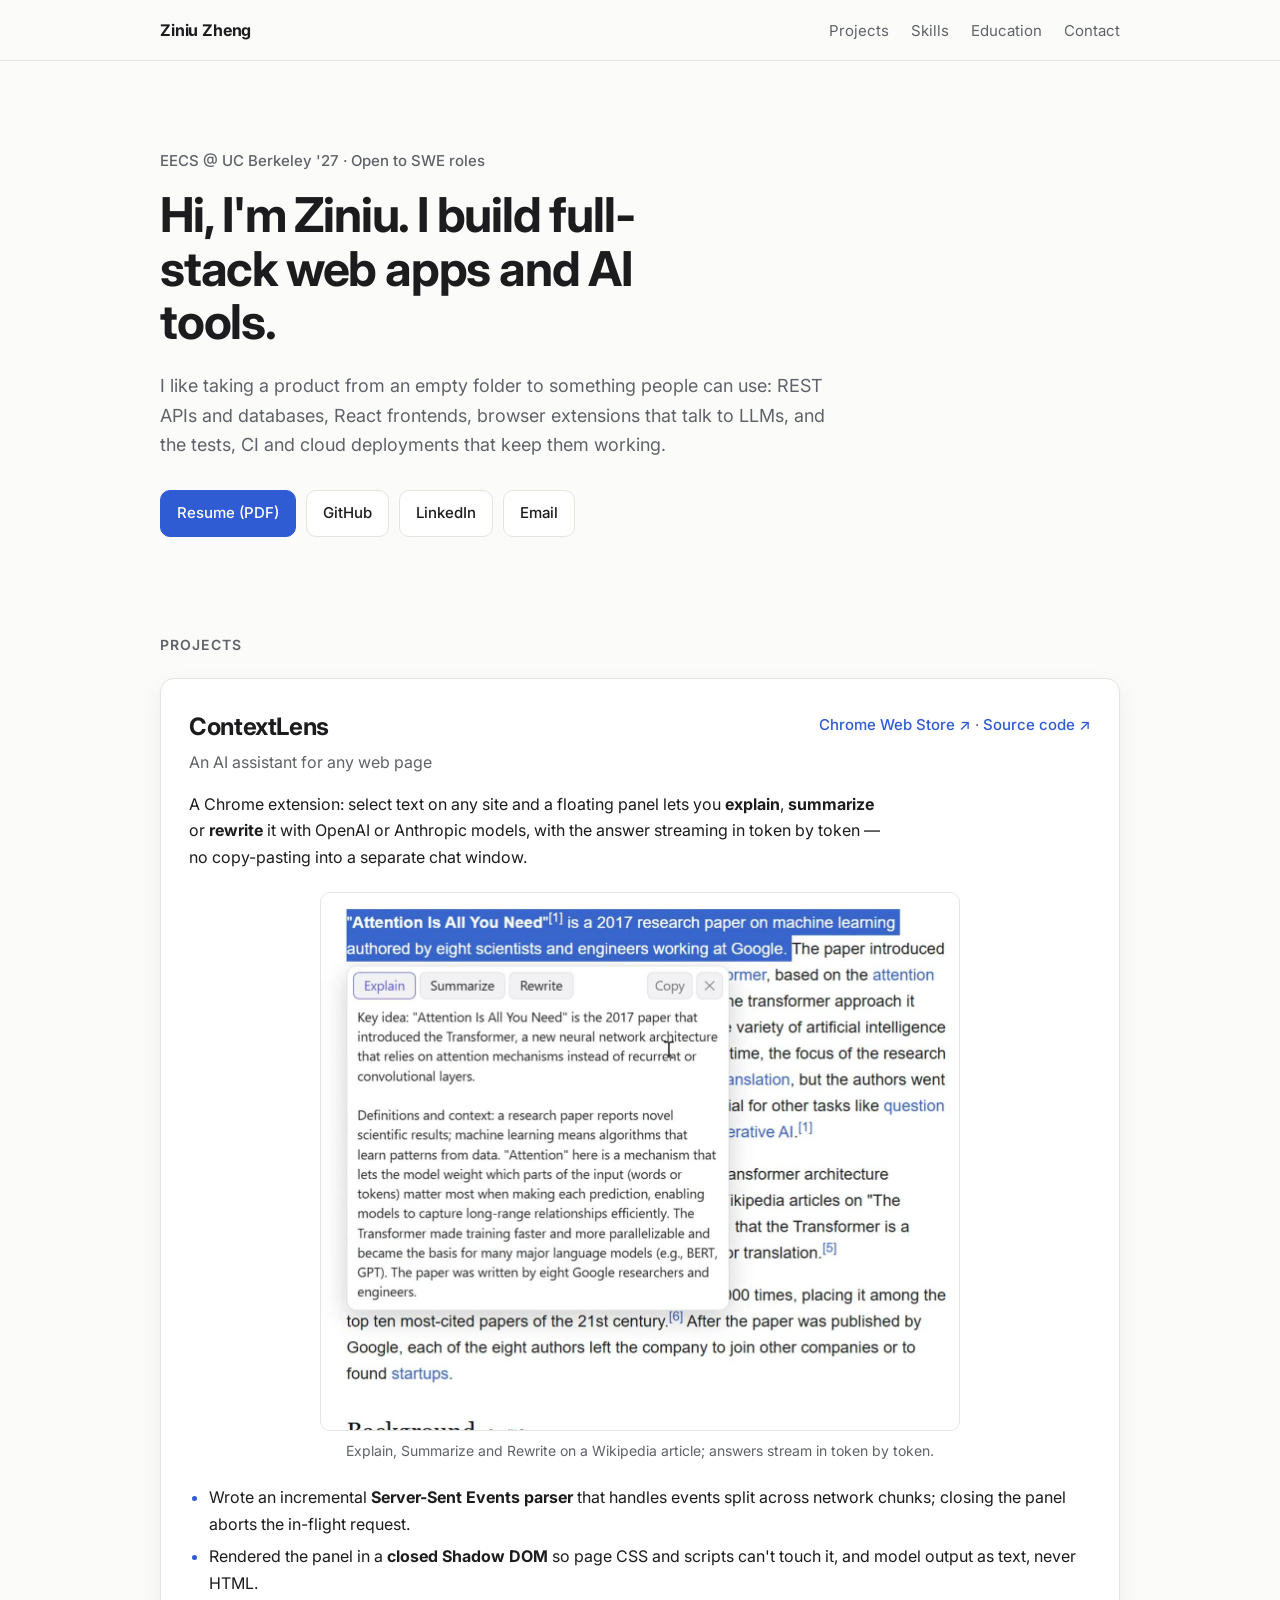
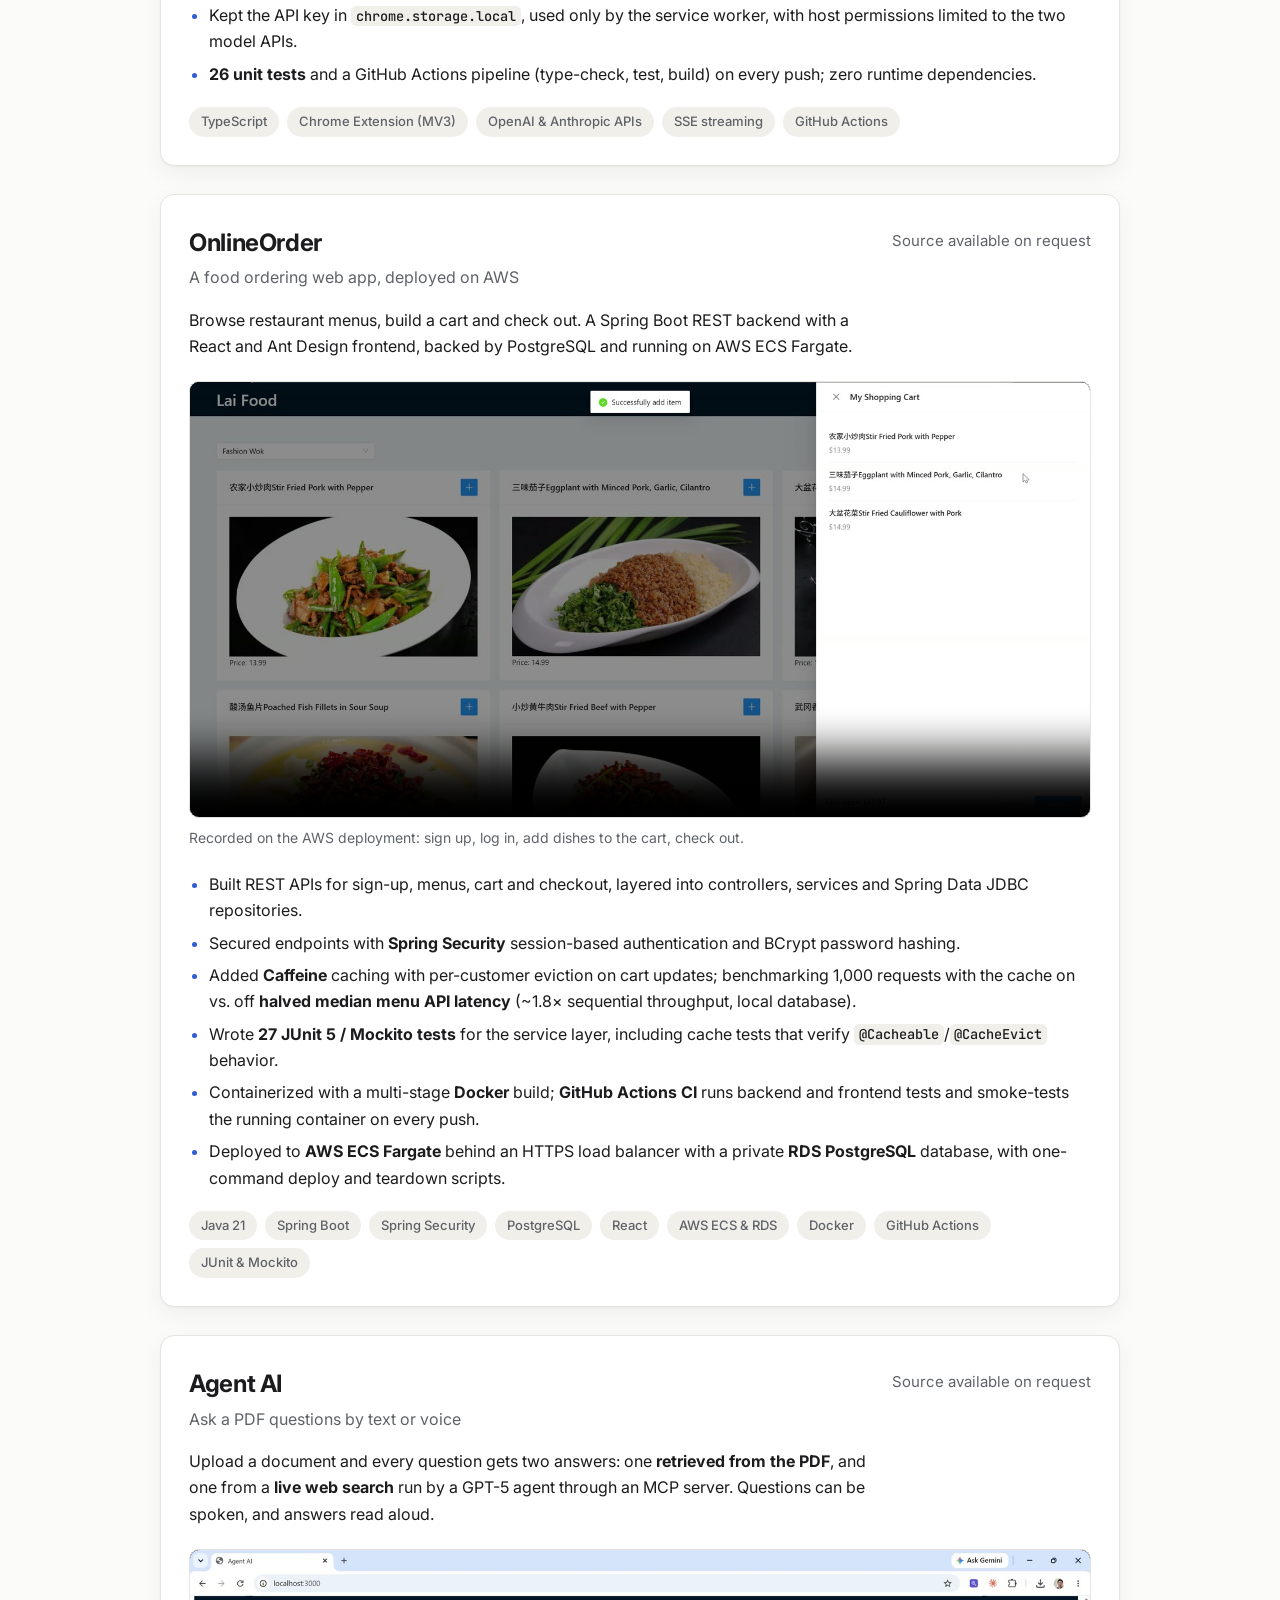
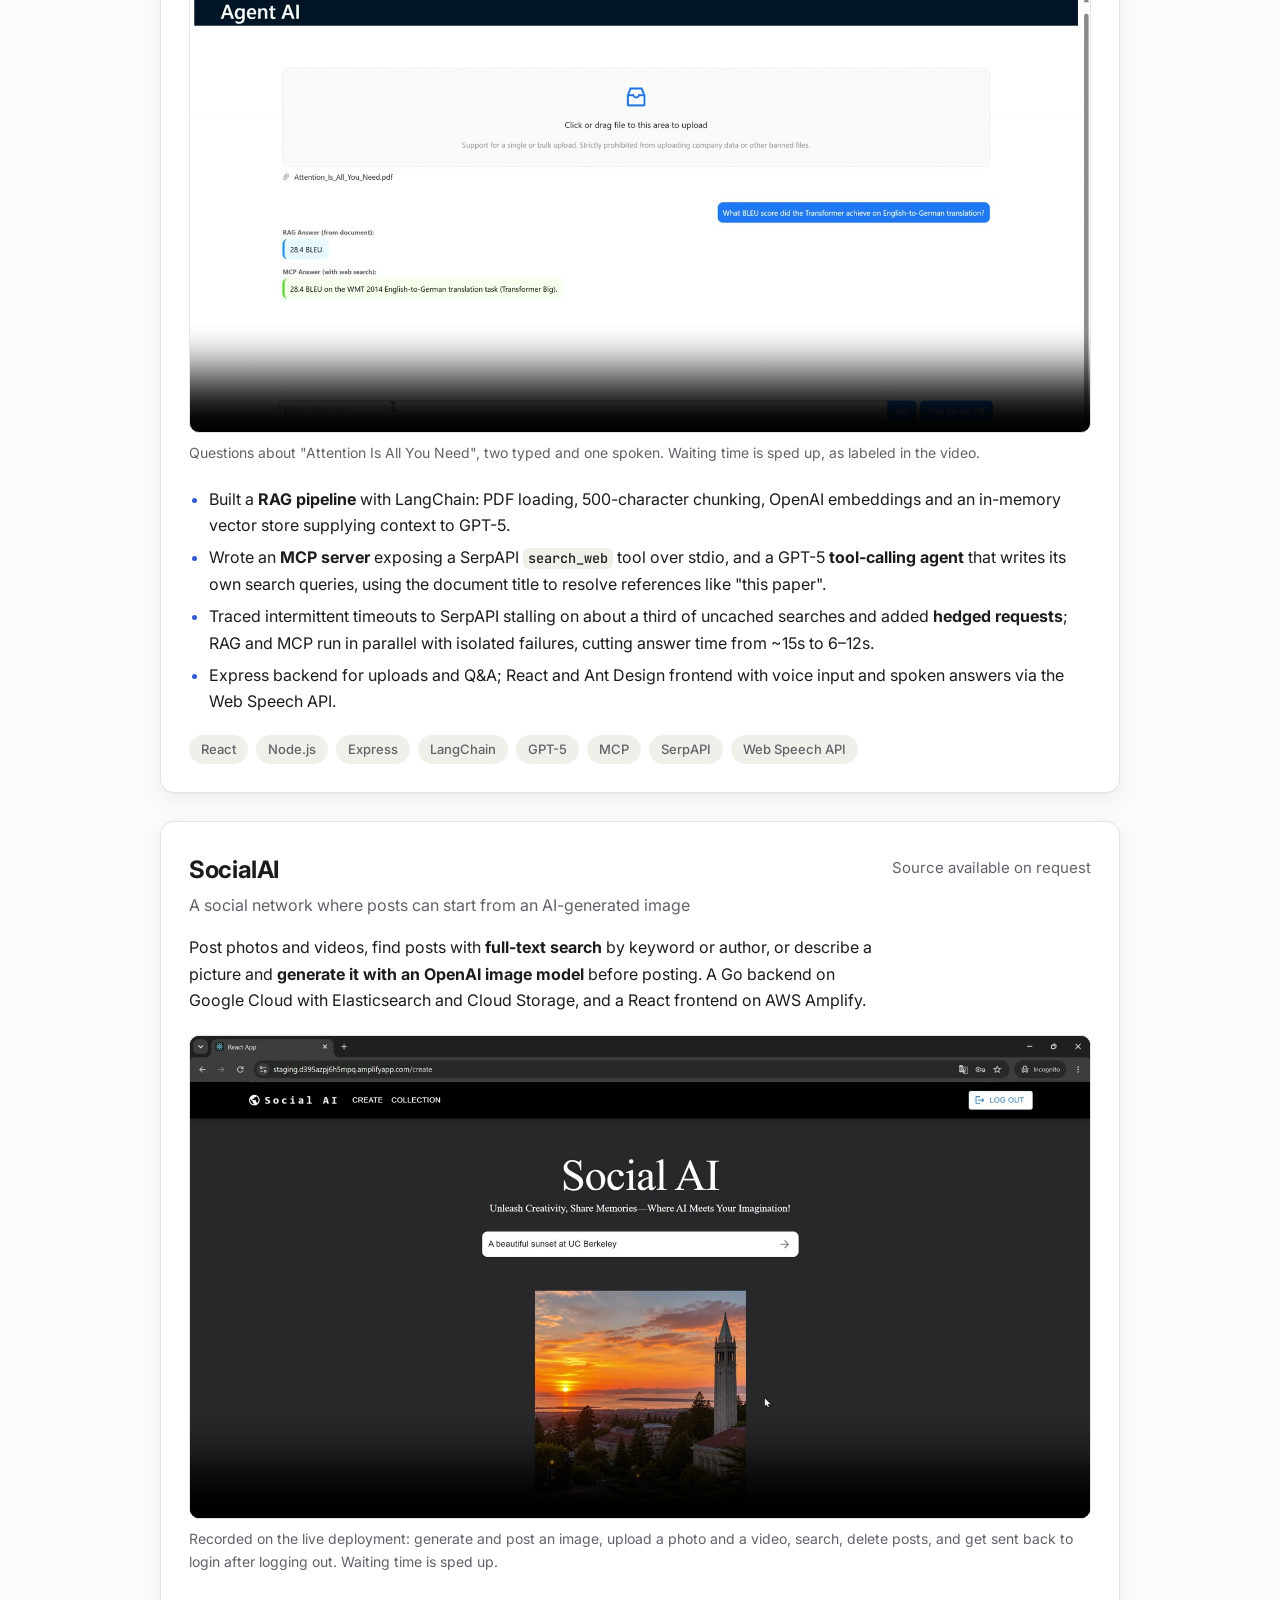
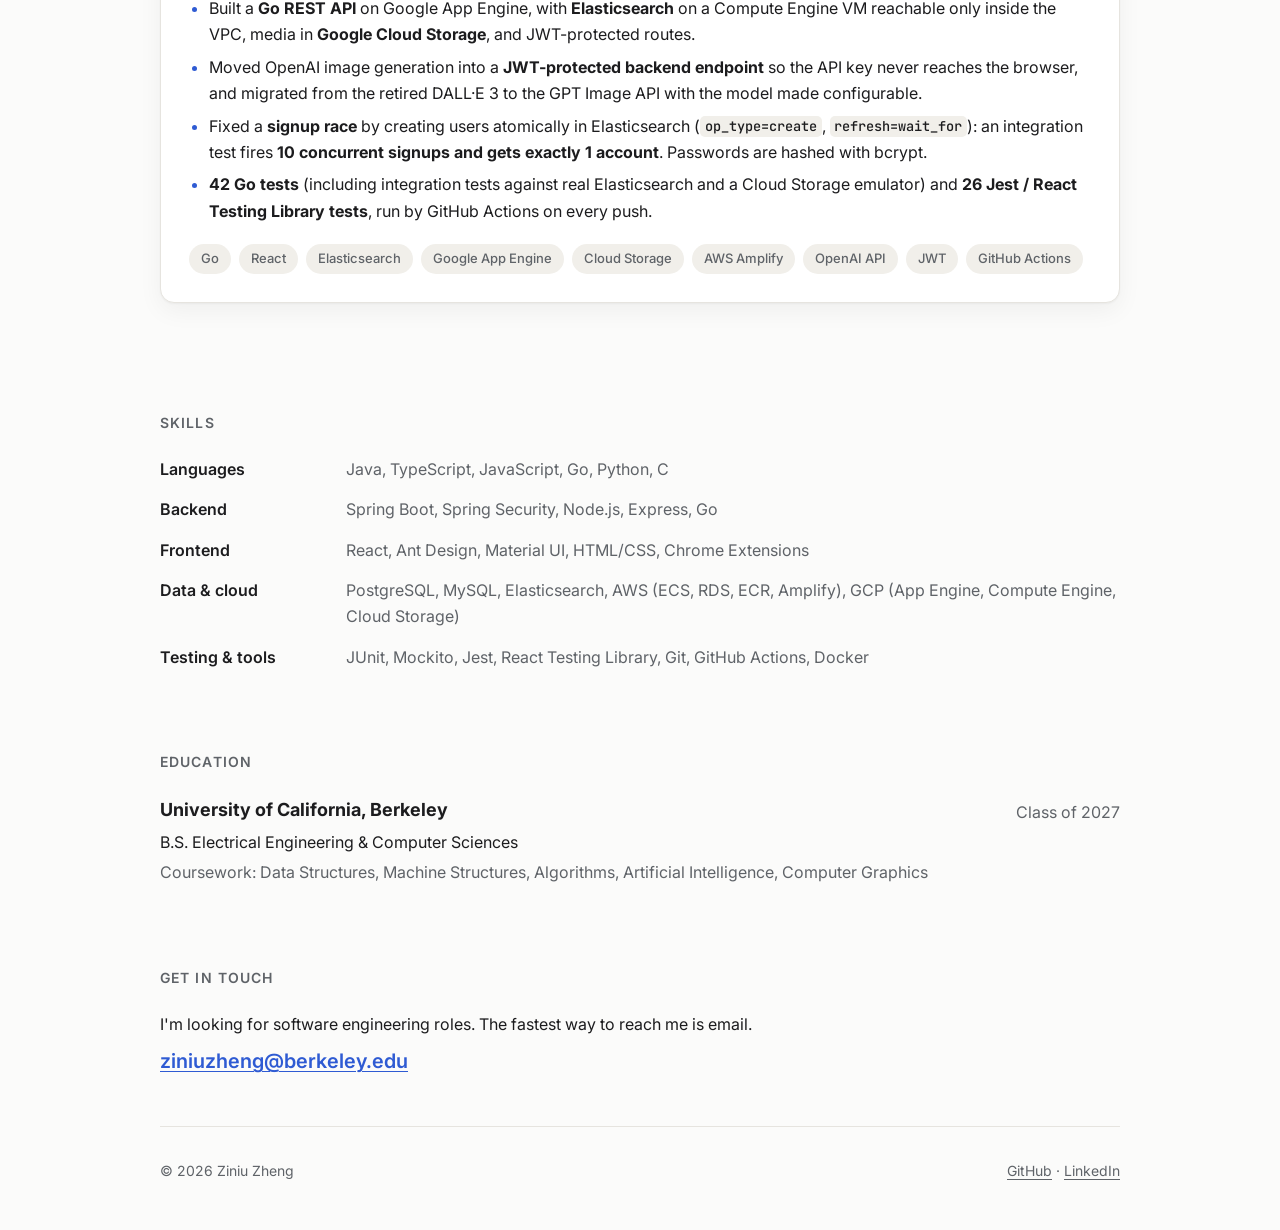
<file: index.html>
<!doctype html>
<html lang="en">
<head>
  <meta charset="utf-8">
  <meta name="viewport" content="width=device-width, initial-scale=1">
  <title>Ziniu Zheng · Software Engineer</title>
  <meta name="description" content="Ziniu Zheng — EECS at UC Berkeley. Full-stack and backend engineer building web apps and AI tools.">
  <meta property="og:title" content="Ziniu Zheng · Software Engineer">
  <meta property="og:description" content="EECS @ UC Berkeley '27 · Full-stack & backend · AI tools">
  <meta property="og:type" content="website">
  <meta property="og:url" content="https://ziniuzheng.github.io/">
  <meta property="og:image" content="https://ziniuzheng.github.io/assets/og-cover.jpg">
  <meta property="og:image:width" content="1200">
  <meta property="og:image:height" content="627">
  <meta property="og:image:alt" content="Ziniu Zheng, Software Engineer, portfolio at ziniuzheng.github.io">
  <meta name="twitter:card" content="summary_large_image">
  <link rel="preconnect" href="https://fonts.googleapis.com">
  <link rel="preconnect" href="https://fonts.gstatic.com" crossorigin>
  <link href="https://fonts.googleapis.com/css2?family=Inter:wght@400;500;600;700&family=JetBrains+Mono:wght@500&display=swap" rel="stylesheet">
  <link rel="stylesheet" href="styles.css?v=3">
</head>
<body>
  <a class="skip" href="#projects">Skip to projects</a>

  <header class="site-header">
    <nav class="container nav" aria-label="Main">
      <a class="brand" href="#top">Ziniu Zheng</a>
      <ul class="nav-links">
        <li><a href="#projects">Projects</a></li>
        <li><a href="#skills">Skills</a></li>
        <li><a href="#education">Education</a></li>
        <li><a href="#contact">Contact</a></li>
      </ul>
    </nav>
  </header>

  <main id="top">
    <section class="container hero">
      <p class="eyebrow">EECS @ UC Berkeley '27 · Open to SWE roles</p>
      <h1>Hi, I'm Ziniu. I build full-stack web apps and AI tools.</h1>
      <p class="lede">
        I like taking a product from an empty folder to something people can use: REST APIs and databases,
        React frontends, browser extensions that talk to LLMs, and the tests, CI and cloud deployments that keep them working.
      </p>
      <div class="cta">
        <a class="btn btn-primary" href="Ziniu_Zheng_Resume.pdf" target="_blank" rel="noopener">Resume (PDF)</a>
        <a class="btn" href="https://github.com/ZiniuZheng" target="_blank" rel="noopener">GitHub</a>
        <a class="btn" href="https://www.linkedin.com/in/ziniu-zheng" target="_blank" rel="noopener">LinkedIn</a>
        <a class="btn" href="mailto:ziniuzheng@berkeley.edu">Email</a>
      </div>
    </section>

    <section id="projects" class="container section">
      <h2 class="section-title">Projects</h2>

      <article class="project" id="contextlens">
        <div class="project-head">
          <div>
            <h3>ContextLens</h3>
            <p class="tagline">An AI assistant for any web page</p>
          </div>
          <div class="project-links">
            <a class="link" href="https://chromewebstore.google.com/detail/contextlens/iocifcgkkajjckiincbdcbchmijcpdep" target="_blank" rel="noopener">Chrome Web Store ↗</a>
            <span class="muted">·</span>
            <a class="link" href="https://github.com/ZiniuZheng/contextlens" target="_blank" rel="noopener">Source code ↗</a>
          </div>
        </div>
        <p class="summary">
          A Chrome extension: select text on any site and a floating panel lets you <strong>explain</strong>,
          <strong>summarize</strong> or <strong>rewrite</strong> it with OpenAI or Anthropic models, with the answer
          streaming in token by token — no copy-pasting into a separate chat window.
        </p>
        <figure class="media">
          <video class="demo-loop" autoplay muted loop playsinline preload="metadata" poster="assets/contextlens-demo-poster.jpg" width="1280" height="1078"
                 aria-label="ContextLens explaining, summarizing and rewriting selected text on a Wikipedia page, with answers streaming in">
            <source src="assets/contextlens-demo.mp4" type="video/mp4">
          </video>
          <figcaption>Explain, Summarize and Rewrite on a Wikipedia article; answers stream in token by token.</figcaption>
        </figure>
        <ul class="highlights">
          <li>Wrote an incremental <strong>Server-Sent Events parser</strong> that handles events split across network chunks; closing the panel aborts the in-flight request.</li>
          <li>Rendered the panel in a <strong>closed Shadow DOM</strong> so page CSS and scripts can't touch it, and model output as text, never HTML.</li>
          <li>Kept the API key in <code>chrome.storage.local</code>, used only by the service worker, with host permissions limited to the two model APIs.</li>
          <li><strong>26 unit tests</strong> and a GitHub Actions pipeline (type-check, test, build) on every push; zero runtime dependencies.</li>
        </ul>
        <ul class="tags" aria-label="Technologies">
          <li>TypeScript</li><li>Chrome Extension (MV3)</li><li>OpenAI &amp; Anthropic APIs</li><li>SSE streaming</li><li>GitHub Actions</li>
        </ul>
      </article>

      <article class="project" id="onlineorder">
        <div class="project-head">
          <div>
            <h3>OnlineOrder</h3>
            <p class="tagline">A food ordering web app, deployed on AWS</p>
          </div>
          <div class="project-links">
            <span class="muted">Source available on request</span>
          </div>
        </div>
        <p class="summary">
          Browse restaurant menus, build a cart and check out. A Spring Boot REST backend with a React and Ant Design
          frontend, backed by PostgreSQL and running on AWS ECS Fargate.
        </p>
        <figure class="media">
          <video controls muted playsinline preload="metadata" poster="assets/onlineorder-cart.jpg" width="1600" height="856">
            <source src="assets/onlineorder-demo.mp4" type="video/mp4">
            Your browser can't play this video. <a href="assets/onlineorder-demo.mp4">Download the demo</a>.
          </video>
          <figcaption>Recorded on the AWS deployment: sign up, log in, add dishes to the cart, check out.</figcaption>
        </figure>
        <ul class="highlights">
          <li>Built REST APIs for sign-up, menus, cart and checkout, layered into controllers, services and Spring Data JDBC repositories.</li>
          <li>Secured endpoints with <strong>Spring Security</strong> session-based authentication and BCrypt password hashing.</li>
          <li>Added <strong>Caffeine</strong> caching with per-customer eviction on cart updates; benchmarking 1,000 requests with the cache on vs. off <strong>halved median menu API latency</strong> (~1.8× sequential throughput, local database).</li>
          <li>Wrote <strong>27 JUnit 5 / Mockito tests</strong> for the service layer, including cache tests that verify <code>@Cacheable</code>/<code>@CacheEvict</code> behavior.</li>
          <li>Containerized with a multi-stage <strong>Docker</strong> build; <strong>GitHub Actions CI</strong> runs backend and frontend tests and smoke-tests the running container on every push.</li>
          <li>Deployed to <strong>AWS ECS Fargate</strong> behind an HTTPS load balancer with a private <strong>RDS PostgreSQL</strong> database, with one-command deploy and teardown scripts.</li>
        </ul>
        <ul class="tags" aria-label="Technologies">
          <li>Java 21</li><li>Spring Boot</li><li>Spring Security</li><li>PostgreSQL</li><li>React</li><li>AWS ECS &amp; RDS</li><li>Docker</li><li>GitHub Actions</li><li>JUnit &amp; Mockito</li>
        </ul>
      </article>

      <article class="project" id="agentai">
        <div class="project-head">
          <div>
            <h3>Agent AI</h3>
            <p class="tagline">Ask a PDF questions by text or voice</p>
          </div>
          <div class="project-links">
            <span class="muted">Source available on request</span>
          </div>
        </div>
        <p class="summary">
          Upload a document and every question gets two answers: one <strong>retrieved from the PDF</strong>, and one
          from a <strong>live web search</strong> run by a GPT-5 agent through an MCP server. Questions can be spoken,
          and answers read aloud.
        </p>
        <figure class="media">
          <video controls playsinline preload="metadata" poster="assets/agentai-demo-poster.jpg" width="1920" height="1026">
            <source src="assets/agentai-demo.mp4" type="video/mp4">
            Your browser can't play this video. <a href="assets/agentai-demo.mp4">Download the demo</a>.
          </video>
          <figcaption>Questions about "Attention Is All You Need", two typed and one spoken. Waiting time is sped up, as labeled in the video.</figcaption>
        </figure>
        <ul class="highlights">
          <li>Built a <strong>RAG pipeline</strong> with LangChain: PDF loading, 500-character chunking, OpenAI embeddings and an in-memory vector store supplying context to GPT-5.</li>
          <li>Wrote an <strong>MCP server</strong> exposing a SerpAPI <code>search_web</code> tool over stdio, and a GPT-5 <strong>tool-calling agent</strong> that writes its own search queries, using the document title to resolve references like "this paper".</li>
          <li>Traced intermittent timeouts to SerpAPI stalling on about a third of uncached searches and added <strong>hedged requests</strong>; RAG and MCP run in parallel with isolated failures, cutting answer time from ~15s to 6–12s.</li>
          <li>Express backend for uploads and Q&amp;A; React and Ant Design frontend with voice input and spoken answers via the Web Speech API.</li>
        </ul>
        <ul class="tags" aria-label="Technologies">
          <li>React</li><li>Node.js</li><li>Express</li><li>LangChain</li><li>GPT-5</li><li>MCP</li><li>SerpAPI</li><li>Web Speech API</li>
        </ul>
      </article>

      <article class="project" id="socialai">
        <div class="project-head">
          <div>
            <h3>SocialAI</h3>
            <p class="tagline">A social network where posts can start from an AI-generated image</p>
          </div>
          <div class="project-links">
            <span class="muted">Source available on request</span>
          </div>
        </div>
        <p class="summary">
          Post photos and videos, find posts with <strong>full-text search</strong> by keyword or author, or describe a
          picture and <strong>generate it with an OpenAI image model</strong> before posting. A Go backend on Google
          Cloud with Elasticsearch and Cloud Storage, and a React frontend on AWS Amplify.
        </p>
        <figure class="media">
          <video controls muted playsinline preload="metadata" poster="assets/socialai-demo-poster.jpg" width="1920" height="1026">
            <source src="assets/socialai-demo.mp4" type="video/mp4">
            Your browser can't play this video. <a href="assets/socialai-demo.mp4">Download the demo</a>.
          </video>
          <figcaption>Recorded on the live deployment: generate and post an image, upload a photo and a video, search, delete posts, and get sent back to login after logging out. Waiting time is sped up.</figcaption>
        </figure>
        <ul class="highlights">
          <li>Built a <strong>Go REST API</strong> on Google App Engine, with <strong>Elasticsearch</strong> on a Compute Engine VM reachable only inside the VPC, media in <strong>Google Cloud Storage</strong>, and JWT-protected routes.</li>
          <li>Moved OpenAI image generation into a <strong>JWT-protected backend endpoint</strong> so the API key never reaches the browser, and migrated from the retired DALL·E 3 to the GPT Image API with the model made configurable.</li>
          <li>Fixed a <strong>signup race</strong> by creating users atomically in Elasticsearch (<code>op_type=create</code>, <code>refresh=wait_for</code>): an integration test fires <strong>10 concurrent signups and gets exactly 1 account</strong>. Passwords are hashed with bcrypt.</li>
          <li><strong>42 Go tests</strong> (including integration tests against real Elasticsearch and a Cloud Storage emulator) and <strong>26 Jest / React Testing Library tests</strong>, run by GitHub Actions on every push.</li>
        </ul>
        <ul class="tags" aria-label="Technologies">
          <li>Go</li><li>React</li><li>Elasticsearch</li><li>Google App Engine</li><li>Cloud Storage</li><li>AWS Amplify</li><li>OpenAI API</li><li>JWT</li><li>GitHub Actions</li>
        </ul>
      </article>
    </section>

    <section id="skills" class="container section">
      <h2 class="section-title">Skills</h2>
      <dl class="skills">
        <div><dt>Languages</dt><dd>Java, TypeScript, JavaScript, Go, Python, C</dd></div>
        <div><dt>Backend</dt><dd>Spring Boot, Spring Security, Node.js, Express, Go</dd></div>
        <div><dt>Frontend</dt><dd>React, Ant Design, Material UI, HTML/CSS, Chrome Extensions</dd></div>
        <div><dt>Data &amp; cloud</dt><dd>PostgreSQL, MySQL, Elasticsearch, AWS (ECS, RDS, ECR, Amplify), GCP (App Engine, Compute Engine, Cloud Storage)</dd></div>
        <div><dt>Testing &amp; tools</dt><dd>JUnit, Mockito, Jest, React Testing Library, Git, GitHub Actions, Docker</dd></div>
      </dl>
    </section>

    <section id="education" class="container section">
      <h2 class="section-title">Education</h2>
      <div class="edu">
        <div>
          <h3>University of California, Berkeley</h3>
          <p>B.S. Electrical Engineering &amp; Computer Sciences</p>
          <p class="muted">Coursework: Data Structures, Machine Structures, Algorithms, Artificial Intelligence, Computer Graphics</p>
        </div>
        <p class="when">Class of 2027</p>
      </div>
    </section>

    <section id="contact" class="container section contact">
      <h2 class="section-title">Get in touch</h2>
      <p>I'm looking for software engineering roles. The fastest way to reach me is email.</p>
      <p><a class="email" href="mailto:ziniuzheng@berkeley.edu">ziniuzheng@berkeley.edu</a></p>
    </section>
  </main>

  <footer class="container footer">
    <p>© 2026 Ziniu Zheng</p>
    <p><a href="https://github.com/ZiniuZheng" target="_blank" rel="noopener">GitHub</a> · <a href="https://www.linkedin.com/in/ziniu-zheng" target="_blank" rel="noopener">LinkedIn</a></p>
  </footer>
</body>
</html>
</file>
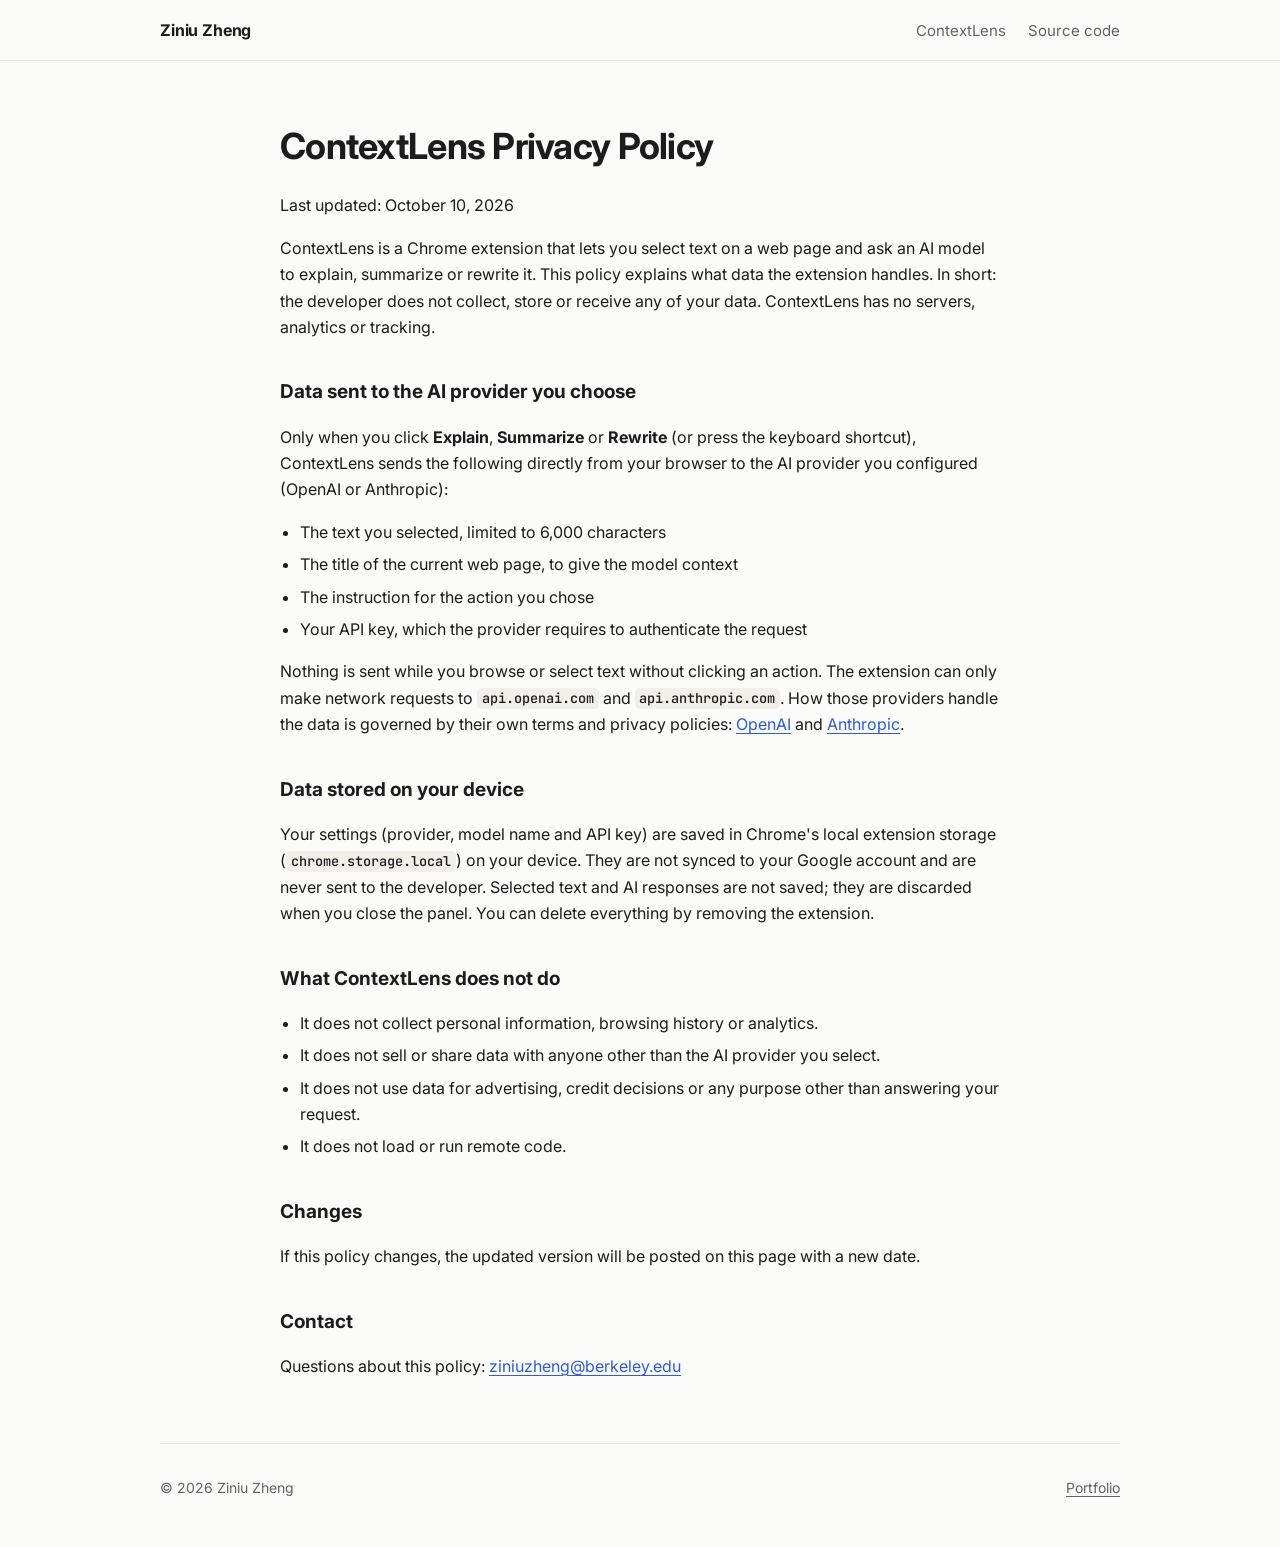
<file: contextlens/privacy.html>
<!doctype html>
<html lang="en">
<head>
  <meta charset="utf-8">
  <meta name="viewport" content="width=device-width, initial-scale=1">
  <title>ContextLens Privacy Policy</title>
  <meta name="description" content="Privacy policy for the ContextLens Chrome extension.">
  <link rel="preconnect" href="https://fonts.googleapis.com">
  <link rel="preconnect" href="https://fonts.gstatic.com" crossorigin>
  <link href="https://fonts.googleapis.com/css2?family=Inter:wght@400;500;600;700&family=JetBrains+Mono:wght@500&display=swap" rel="stylesheet">
  <link rel="stylesheet" href="../styles.css?v=3">
  <style>
    .policy { padding: 56px 0 48px; max-width: 720px; }
    .policy h1 { margin: 0 0 6px; font-size: clamp(28px, 4vw, 36px); letter-spacing: -0.02em; }
    .policy h2 { margin: 36px 0 8px; font-size: 19px; }
    .policy p, .policy li { color: var(--text); }
    .policy ul { padding-left: 20px; }
    .policy li { margin: 6px 0; }
  </style>
</head>
<body>
  <header class="site-header">
    <nav class="container nav" aria-label="Main">
      <a class="brand" href="../">Ziniu Zheng</a>
      <ul class="nav-links">
        <li><a href="../#contextlens">ContextLens</a></li>
        <li><a href="https://github.com/ZiniuZheng/contextlens" target="_blank" rel="noopener">Source code</a></li>
      </ul>
    </nav>
  </header>

  <main class="container policy">
    <h1>ContextLens Privacy Policy</h1>
    <p class="muted">Last updated: October 10, 2026</p>

    <p>
      ContextLens is a Chrome extension that lets you select text on a web page and ask an AI model to explain,
      summarize or rewrite it. This policy explains what data the extension handles. In short: the developer does not
      collect, store or receive any of your data. ContextLens has no servers, analytics or tracking.
    </p>

    <h2>Data sent to the AI provider you choose</h2>
    <p>Only when you click <strong>Explain</strong>, <strong>Summarize</strong> or <strong>Rewrite</strong> (or press the
      keyboard shortcut), ContextLens sends the following directly from your browser to the AI provider you configured
      (OpenAI or Anthropic):</p>
    <ul>
      <li>The text you selected, limited to 6,000 characters</li>
      <li>The title of the current web page, to give the model context</li>
      <li>The instruction for the action you chose</li>
      <li>Your API key, which the provider requires to authenticate the request</li>
    </ul>
    <p>
      Nothing is sent while you browse or select text without clicking an action. The extension can only make network
      requests to <code>api.openai.com</code> and <code>api.anthropic.com</code>. How those providers handle the data is
      governed by their own terms and privacy policies:
      <a href="https://openai.com/policies/privacy-policy" target="_blank" rel="noopener">OpenAI</a> and
      <a href="https://www.anthropic.com/legal/privacy" target="_blank" rel="noopener">Anthropic</a>.
    </p>

    <h2>Data stored on your device</h2>
    <p>
      Your settings (provider, model name and API key) are saved in Chrome's local extension storage
      (<code>chrome.storage.local</code>) on your device. They are not synced to your Google account and are never sent
      to the developer. Selected text and AI responses are not saved; they are discarded when you close the panel.
      You can delete everything by removing the extension.
    </p>

    <h2>What ContextLens does not do</h2>
    <ul>
      <li>It does not collect personal information, browsing history or analytics.</li>
      <li>It does not sell or share data with anyone other than the AI provider you select.</li>
      <li>It does not use data for advertising, credit decisions or any purpose other than answering your request.</li>
      <li>It does not load or run remote code.</li>
    </ul>

    <h2>Changes</h2>
    <p>If this policy changes, the updated version will be posted on this page with a new date.</p>

    <h2>Contact</h2>
    <p>Questions about this policy: <a href="mailto:ziniuzheng@berkeley.edu">ziniuzheng@berkeley.edu</a></p>
  </main>

  <footer class="container footer">
    <p>© 2026 Ziniu Zheng</p>
    <p><a href="../">Portfolio</a></p>
  </footer>
</body>
</html>
</file>
<file: styles.css>
:root {
  --bg: #fbfbfa;
  --surface: #ffffff;
  --text: #1c1c1e;
  --muted: #5f6368;
  --border: #e6e4df;
  --accent: #2f5bd3;
  --accent-contrast: #ffffff;
  --tag-bg: #f1efea;
  --shadow: 0 1px 2px rgb(0 0 0 / 0.04), 0 8px 24px rgb(0 0 0 / 0.05);
  --radius: 14px;
  color-scheme: light;
}

@media (prefers-color-scheme: dark) {
  :root {
    --bg: #111214;
    --surface: #18191c;
    --text: #ececec;
    --muted: #a0a3a8;
    --border: #2b2d31;
    --accent: #8aa8ff;
    --accent-contrast: #0d1220;
    --tag-bg: #222429;
    --shadow: 0 1px 2px rgb(0 0 0 / 0.3), 0 8px 24px rgb(0 0 0 / 0.25);
    color-scheme: dark;
  }
}

*,
*::before,
*::after { box-sizing: border-box; }

html { scroll-behavior: smooth; scroll-padding-top: 72px; }

body {
  margin: 0;
  background: var(--bg);
  color: var(--text);
  font: 400 16px/1.65 Inter, system-ui, -apple-system, "Segoe UI", sans-serif;
  -webkit-font-smoothing: antialiased;
}

img, video { display: block; max-width: 100%; height: auto; }

a { color: var(--accent); text-decoration-thickness: 1px; text-underline-offset: 3px; }

code {
  font: 500 0.85em "JetBrains Mono", ui-monospace, monospace;
  background: var(--tag-bg);
  padding: 0.1em 0.35em;
  border-radius: 5px;
}

.container { width: min(960px, 100% - 32px); margin-inline: auto; }

.skip {
  position: absolute;
  left: -9999px;
}
.skip:focus { left: 16px; top: 16px; z-index: 10; background: var(--surface); padding: 8px 12px; border-radius: 8px; }

/* Header */
.site-header {
  position: sticky;
  top: 0;
  z-index: 5;
  background: color-mix(in srgb, var(--bg) 85%, transparent);
  backdrop-filter: blur(10px);
  border-bottom: 1px solid var(--border);
}
.nav { display: flex; align-items: center; justify-content: space-between; height: 60px; gap: 16px; }
.brand { font-weight: 700; color: var(--text); text-decoration: none; letter-spacing: -0.01em; }
.nav-links { display: flex; gap: 22px; list-style: none; margin: 0; padding: 0; }
.nav-links a { color: var(--muted); text-decoration: none; font-size: 15px; }
.nav-links a:hover { color: var(--text); }

/* Hero */
.hero { padding: 88px 0 56px; }
.eyebrow { margin: 0 0 14px; color: var(--muted); font-weight: 500; font-size: 15px; }
.hero h1 {
  margin: 0;
  font-size: clamp(32px, 5vw, 48px);
  line-height: 1.12;
  letter-spacing: -0.025em;
  max-width: 18ch;
}
.lede { margin: 22px 0 0; max-width: 62ch; color: var(--muted); font-size: 18px; }
.cta { display: flex; flex-wrap: wrap; gap: 10px; margin-top: 30px; }
.btn {
  display: inline-flex;
  align-items: center;
  padding: 10px 16px;
  border: 1px solid var(--border);
  border-radius: 10px;
  background: var(--surface);
  color: var(--text);
  font-weight: 500;
  font-size: 15px;
  text-decoration: none;
  transition: border-color 0.15s, transform 0.15s;
}
.btn:hover { border-color: var(--muted); transform: translateY(-1px); }
.btn-primary { background: var(--accent); border-color: var(--accent); color: var(--accent-contrast); }
.btn-primary:hover { border-color: var(--accent); filter: brightness(1.08); }

/* Sections */
.section { padding: 40px 0; }
.section-title {
  margin: 0 0 22px;
  font-size: 14px;
  font-weight: 600;
  letter-spacing: 0.08em;
  text-transform: uppercase;
  color: var(--muted);
}

/* Projects */
.project {
  background: var(--surface);
  border: 1px solid var(--border);
  border-radius: var(--radius);
  box-shadow: var(--shadow);
  padding: 28px;
  margin-bottom: 28px;
}
.project-head { display: flex; justify-content: space-between; align-items: flex-start; gap: 16px; flex-wrap: wrap; }
.project h3 { margin: 0; font-size: 24px; letter-spacing: -0.015em; }
.tagline { margin: 2px 0 0; color: var(--muted); }
.project-links { padding-top: 6px; font-size: 15px; }
.link { font-weight: 500; text-decoration: none; white-space: nowrap; }
.link:hover { text-decoration: underline; }
.summary { margin: 16px 0 0; max-width: 70ch; }

.media { margin: 22px 0 0; }
.media img,
.media video {
  width: 100%;
  border: 1px solid var(--border);
  border-radius: 10px;
  background: #000;
}
/* Near-square screen recordings: keep them from filling the whole viewport */
.media .demo-loop { max-width: 640px; margin-inline: auto; background: var(--surface); }
.media:has(.demo-loop) figcaption { text-align: center; }
.media figcaption { margin-top: 8px; font-size: 14px; color: var(--muted); }

.highlights { margin: 22px 0 0; padding-left: 20px; }
.highlights li { margin: 6px 0; }
.highlights li::marker { color: var(--accent); }

.tags { display: flex; flex-wrap: wrap; gap: 8px; list-style: none; margin: 20px 0 0; padding: 0; }
.tags li {
  background: var(--tag-bg);
  border-radius: 999px;
  padding: 4px 12px;
  font-size: 13px;
  font-weight: 500;
  color: var(--muted);
}

.muted { color: var(--muted); }

/* Skills */
.skills { display: grid; gap: 14px; margin: 0; }
.skills div { display: grid; grid-template-columns: 170px 1fr; gap: 16px; }
.skills dt { font-weight: 600; }
.skills dd { margin: 0; color: var(--muted); }

/* Education */
.edu { display: flex; justify-content: space-between; gap: 16px; flex-wrap: wrap; }
.edu h3 { margin: 0; font-size: 18px; }
.edu p { margin: 4px 0 0; }
.when { color: var(--muted); white-space: nowrap; }

/* Contact & footer */
.contact p { margin: 0 0 8px; }
.email { font-size: 20px; font-weight: 600; }
.footer {
  display: flex;
  justify-content: space-between;
  gap: 16px;
  flex-wrap: wrap;
  padding: 32px 0 48px;
  border-top: 1px solid var(--border);
  color: var(--muted);
  font-size: 14px;
}
.footer p { margin: 0; }
.footer a { color: var(--muted); }

@media (max-width: 640px) {
  .nav-links { gap: 14px; }
  .nav-links li:nth-child(3) { display: none; }
  .hero { padding: 56px 0 36px; }
  .lede { font-size: 17px; }
  .project { padding: 20px; }
  .skills div { grid-template-columns: 1fr; gap: 2px; }
}

@media (prefers-reduced-motion: reduce) {
  html { scroll-behavior: auto; }
  .btn { transition: none; }
}
</file>
